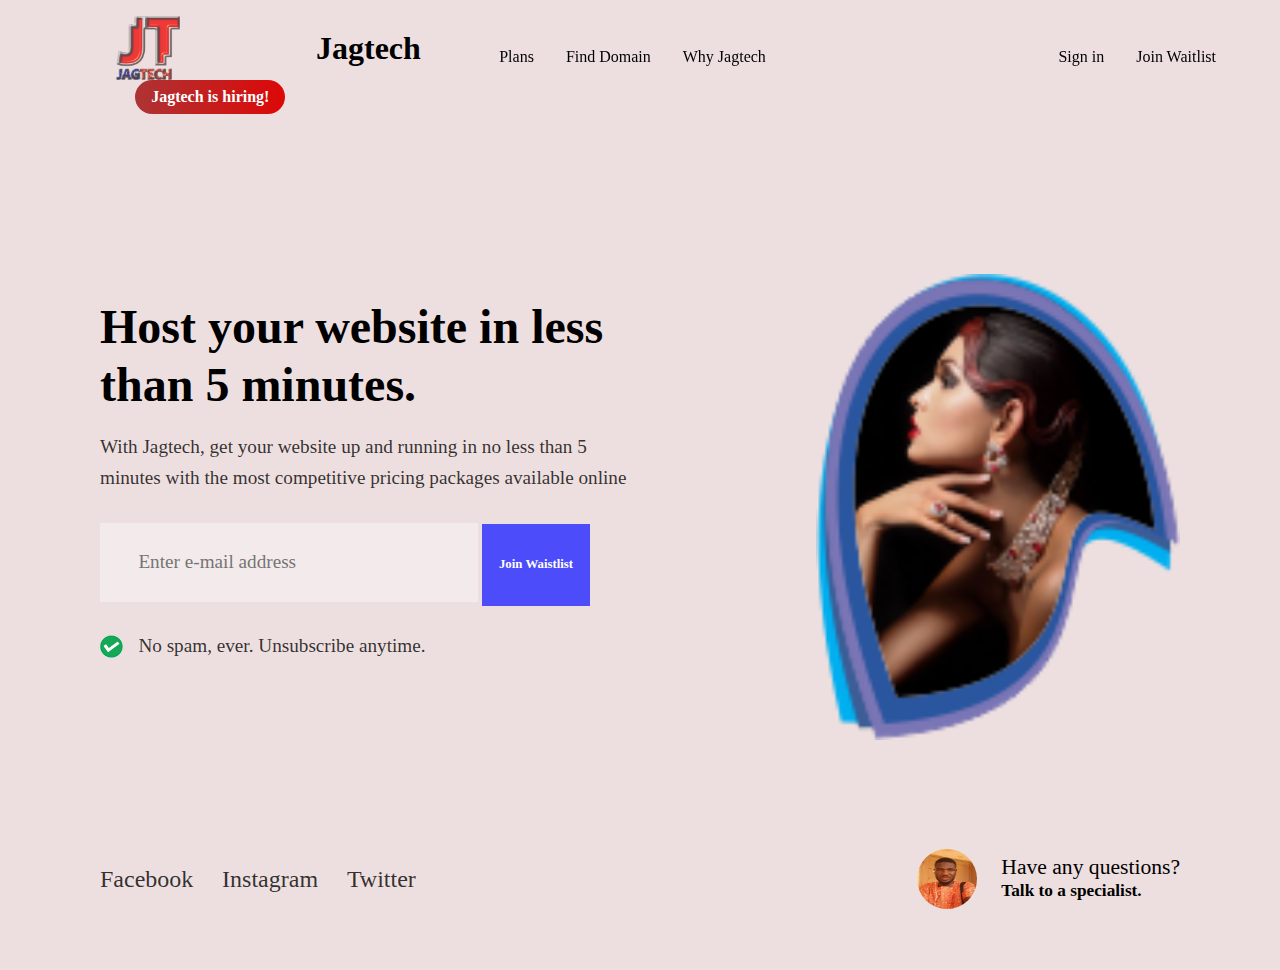
<file: html/index.html>
<!DOCTYPE html>
<html lang="en">
<head>
    <meta charset="UTF-8">
    <meta http-equiv="X-UA-Compatible" content="IE=edge">
    <meta name="viewport" content="width=device-width, initial-scale=1.0">
    <title>Document</title>

    <link rel="stylesheet" href="../css/main.css">
    <link rel="stylesheet" href="../css/base.css">

</head>
<body>
    <div class="navbar">
        <div class="container">
            <img src="../images/logo.png" alt="logo" class="logo">
            <a href="#" class="brand-name">Jagtech</a>
            <a class="hiring" href="#" class="hiring">Jagtech is hiring!</a>
            <img src="../images/hamburger2.png" alt="hamburger" class="mobile-menu" id="mobile-menu"> 

            <nav>
                <img src="../images/exit.png" alt="exit" class="exit" id="mobile-menu-exit">
                <ul class="primary-nav">
                    <li><a href="#">Plans</a></li>
                    <li><a href="#">Find Domain</a></li>
                    <li><a href="#">Why Jagtech</a></li>
                </ul>

                <ul class="secondary-nav">
                    <li><a href="#">Sign in</a></li>
                    <li class="join"><a href="#">Join Waitlist</a></li>
                </ul>
            </nav>
        </div>
    </div>

    <section class="title">
        <div class="container">
            <img src="../images/realpng.png" alt="" class="title-image">
            <div class="left-col">
                <h1>Host your website in less than 5 minutes.</h1>
                <p class="paragraph-title">With Jagtech, get your website up and running in no less than 5 minutes with the most competitive pricing packages available online</p>
                <input type="text"  placeholder="Enter e-mail address" class="email">
                <input class="inline-btn" style="background-color: var(--primary-color-blue);" type="button" value="Join Waistlist">
                <p class="title-description">No spam, ever. Unsubscribe anytime.</p>
            </div>
        </div>
    </section>

    <section class="footer">
        <div class="container">
            <div class="footer-nav">
                <ul class="nav-footer">
                    <li><a href="#">Facebook</a></li>
                    <li><a href="#">Instagram</a></li>
                    <li><a href="#">Twitter</a></li>
                </ul>
        
                <ul class="nav-footer-two">
                    <img src="../images/jagoal-image.jpg" alt="specialist" class="specialist">
                    <p class="spacialist-paragraph">Have any questions? <br><span class="special-bold">Talk to a specialist.</span></p>
                </ul>
            </div>
        </div>
    </section>
</body>

<script>
    const mobileBtn = document.getElementById('mobile-menu')
        nav = document.querySelector('nav')
        mobileBtnExit = document.getElementById('mobile-menu-exit');

    mobileBtn.addEventListener('click', () => {
        nav.classList.add('menu-btn');
    })

    mobileBtnExit.addEventListener('click', () => {
        nav.classList.remove('menu-btn');
    })

    // alert("whats your name");
    var name = "Olatunji"
    var surname = "Oyebanji"

    console.log(name);
    console.log("My name is " + surname + " " + name)


    let data = {
    surname: "Oyebanji",
    name: "Yusuf",
    level: "ND 2",
    year: 2022
}


console.log(data)

console.log(` This is the data we derived ${data.surname} ${data.name}`)

data.surname = "Alayande"
data.name = "Kabiru"

console.log(` This is the data we derived ${data.surname} ${data.name}`)

console.log(`This is the year ${data.year}`)
data.year = data.year + 1
console.log(`This is the year ${data.year}`)

let red = {
    surname: "Oyebanji",
    name: "Yusuf",
    level: "ND 2",
    year: 2022
}

let blue = {
    surname: "Oyebanji",
    name: "Yusuf",
    level: "ND 2",
    year: 2022
}






</script>

</html>
</file>
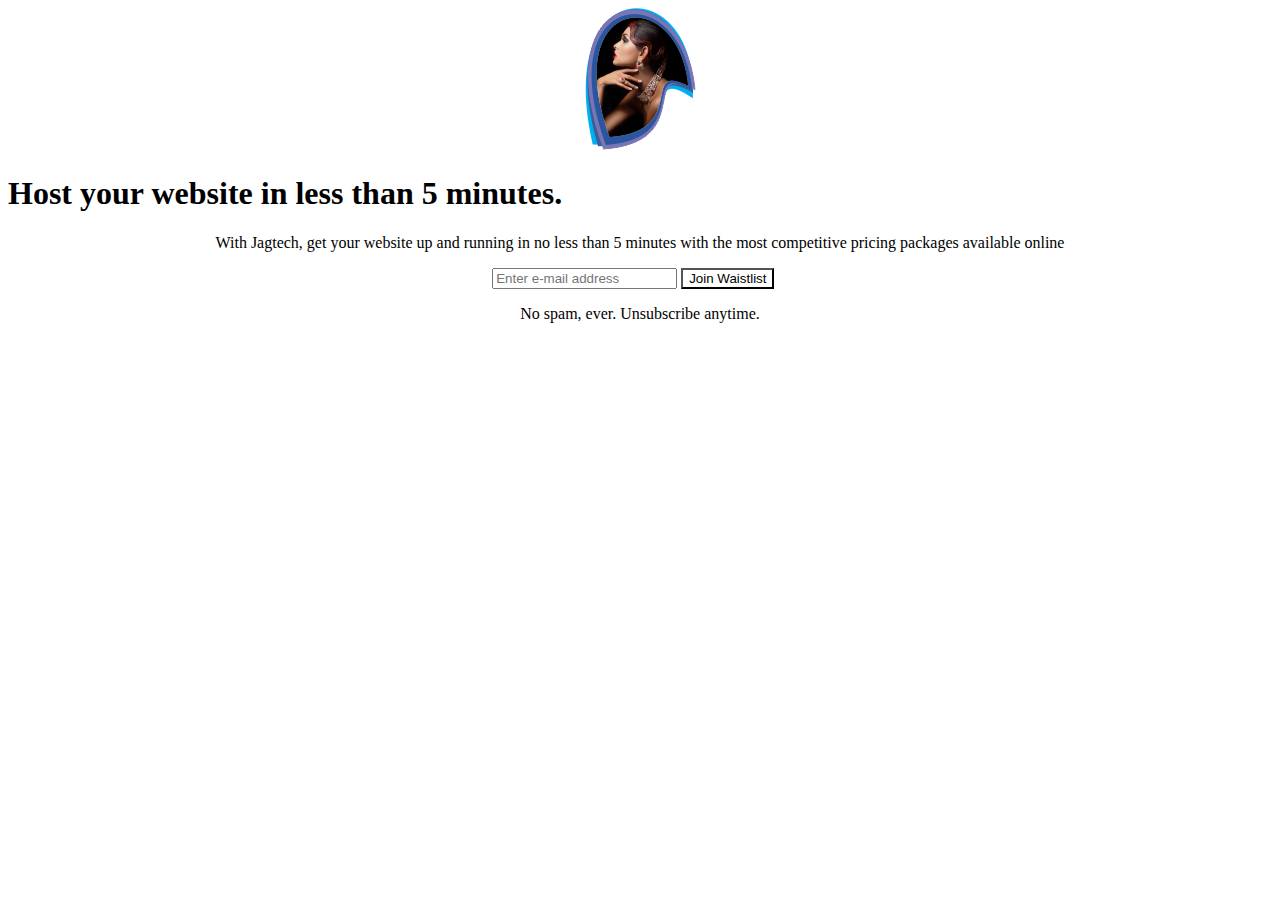
<file: html/read.html>
<!DOCTYPE html>
<html lang="en">
<head>
    <meta charset="UTF-8">
    <meta http-equiv="X-UA-Compatible" content="IE=edge">
    <meta name="viewport" content="width=device-width, initial-scale=1.0">
    <title>Document</title>
</head>
<body>
    
    <section class="title">
        <div class="container">
            <img src="../images/realpng.png" alt="" class="title-image">
            <div class="left-col">
                <h1>Host your website in less than 5 minutes.</h1>
                <p class="paragraph-title">With Jagtech, get your website up and running in no less than 5 minutes with the most competitive pricing packages available online</p>
                <input type="text"  placeholder="Enter e-mail address" class="email">
                <input class="inline-btn" style="background-color: var(--primary-color-blue);" type="button" value="Join Waistlist">
                <p class="title-description">No spam, ever. Unsubscribe anytime.</p>
            </div>
        </div>
    </section>

    <style>
        .title .container {
            text-align: center;
        }

        .email {
            text-align: left;
            margin-left: -1em;
        }

        h1 {
            text-align: left;
        }
    </style>

</body>
</html>
</file>
<file: css/main.css>
* {
    margin: 0;
    padding: 0;
    box-sizing: border-box;
}

body {
    background-color: var(--primary-color);
    font-family: 'Times New Roman', Times, serif;
}


/* STARTING FROM HERE */

section {
    padding: 3em 2em;
}

h1 {
    font-size: 4.5em;
    text-align: left;
    line-height: 1;
    margin-top: 1.5em;
}

p {
    color: rgba(26, 23, 23, 0.89);
    font-size: 1.5em;
    font-family: Lucida Sans;
    margin: 1em 0;
    line-height: 1.6;
    text-align: left;
}

/* CORRECTION */
.navbar .container {
    padding: 1em;
    display: flex; 
    align-items: center;
}

.navbar a {
    text-decoration: none;  
}

.brand-name {
    font-weight: bold;
    font-size: 2em;
    color: black;
}

.hiring {
    margin-right: auto;
    margin-left: 1.2em;
    color: white;
    background: linear-gradient(to right, var(--primary-gradient-light), var(--primary-gradient-dark));
    padding: 0.5em 1em;
    border-radius: 20px;
    font-weight: bold;
    font-size: 1em;
    font-family: Lucida Sans;
}

ul {
    list-style-type: none;
}

.navbar nav {
    display: none;
}


.title {
    /* text-align: center; */
}

.title .container {
    /* text-align: center; */
}

.title-image {
    
    /* margin-bottom: 3em; */
}

.paragraph-title {

}



.inline-btn {
    font-weight: bold;
    color: white;
}

.email, .inline-btn {
    padding: 1.5em 2em;
    width: 100%;
    display: block;
    background-color: rgb(243, 235, 235);
    border: none;
    font-family: Lucida Sans;
    font-size: 1.2em;
}

.email:not(:last-child) {
    margin: 0.5em 0;
}

.email, .inline-btn:focus {
    outline: none;
}

.inline-btn {
    
}

.title-description {
    position: relative;
    margin-left: 2em;
}

.title-description:before {
    content: "";
    position: absolute;
    background-image: url(../images/bullet.png);
    width: 1.2em;
    height: 1.2em;
    background-size: contain;
    top: 0.2em;
    left: -2em;
}

.nav-footer {
    display: flex;
    align-items: center;
    
}

.nav-footer a {
    text-decoration: none;  
    color: rgba(26, 23, 23, 0.89);
    font-size: 1.5em;
    font-family: Lucida Sans;
    line-height: 1;
    margin-right: 1.2em;
}

.nav-footer-two {
    display: flex;
    align-items: center;
    font-size: 1.5em;
    margin-top: 3em;
}

.specialist {
    margin-right: 1em;
}

.spacialist-paragraph {
    line-height: 1;
    color: black;
    font-family: Times New Roman;
    font-size: 0.9em;
}

.special-bold {
    font-weight: bold;
    font-family: Lucida Sans;
    font-size: 0.8em;
}

nav.menu-btn {
    display: block;
}

.navbar nav {
    background-color: var(--primary-color-light);
    width: 66%;
    right: 0;
    top: 0;
    position: fixed;
    padding: 3em;
    z-index: 999;
    height: 100vh;
    text-align: right;
}

.navbar nav a {
    color: black;
    font-size: 1.5em;
    font-family: Lucida Sans;
}

.navbar nav a:hover {
    font-weight: bold;
}

.navbar nav li {
    padding-bottom: 1.5em;
}

.primary-nav {
    margin-top: 4em;
    
}

@media only screen and (min-width: 768px) {

    .mobile-menu, .exit {
        display: none;
    }

    .navbar .container {
        display: grid;
        grid-template-columns: 200px auto;
        justify-content: unset;
    }

    .navbar nav {
        display: flex;
        justify-content: space-between;
        background: none;
        /* margin: -0.5em -4em 0 7em; */
        /* position: unset; */
        /* height: auto; */
        /* width: 100%; */
        /* padding: 0; */
    }

    .navbar nav ul {
        display: flex;
    }

    .navbar nav ul a{
        font-size: 1em;
        padding: .1em 1em;
    }

.primary-nav{
        margin: 0;
        /* margin-left: 4em; */
    }

    .title .container {
        text-align: left;
    }

    /* INLINE STYLE */
    .title .container .title-image {
        text-align: center;
    }

    .email {
        width: 70%;
        display: inline-block;
        text-align: left;
    }

    .inline-btn {
        padding: 2.6em 0.5em;
        width: 20%;
        display: inline;
        font-size: 0.8em;
    }

    .footer-nav{ 
        display: flex;
        justify-content: space-between;
        align-items: center;
        
    }

    .nav-footer-two {
        margin-top: 0;
    }
    
    .title .container .title-image {
        width: 40%;
        text-align: center;
        /* order: 1; */
    }
}


@media only screen and (min-width: 1080px) {

    .container {
        width: 1080px;
        margin: 0 auto;
    }

    section {
        padding: 3em 2em;
    }

    .title .container {
        display: flex;
        justify-content: space-between;
        text-align: left;
    }
    
    
    .title .container .title-image {
        margin-top: 6em;
        margin-left: 8em;
    }

    .title .container .left-col {
        margin: 3em 3em 0 0;
        flex: 0 0 50%;
    }

    h1 {
        font-size: 3em;
        line-height: 1.2;
    }
    
    p {
        font-size: 1.2em;
    }
}
</file>
<file: css/base.css>
:root {
    --primary-color: rgba(197, 149, 149, 0.301);
    --primary-color-light: rgb(175, 170, 170);
    --primary-color-blue: rgb(76, 76, 250);
    --primary-gradient-light: rgba(172, 49, 49, 0.986);
    --primary-gradient-dark: rgba(221, 4, 4, 0.986);
}

.logo {
    width: 4em;
    height: 4em;
    margin-right: 0.2em;
}

.mobile-menu, .exit {
    width: 2.5em;
    height: 2em;
    cursor: pointer;
}

.exit {
    width: 2em;
    height: 2em;
    cursor: pointer;
}

.title-image {
    width: 70%;
    order: 1;
}

.nav-footer-two img {
    width: 2.5em;
    height: 2.5em;
    border-radius: 50%;
}
</file>
